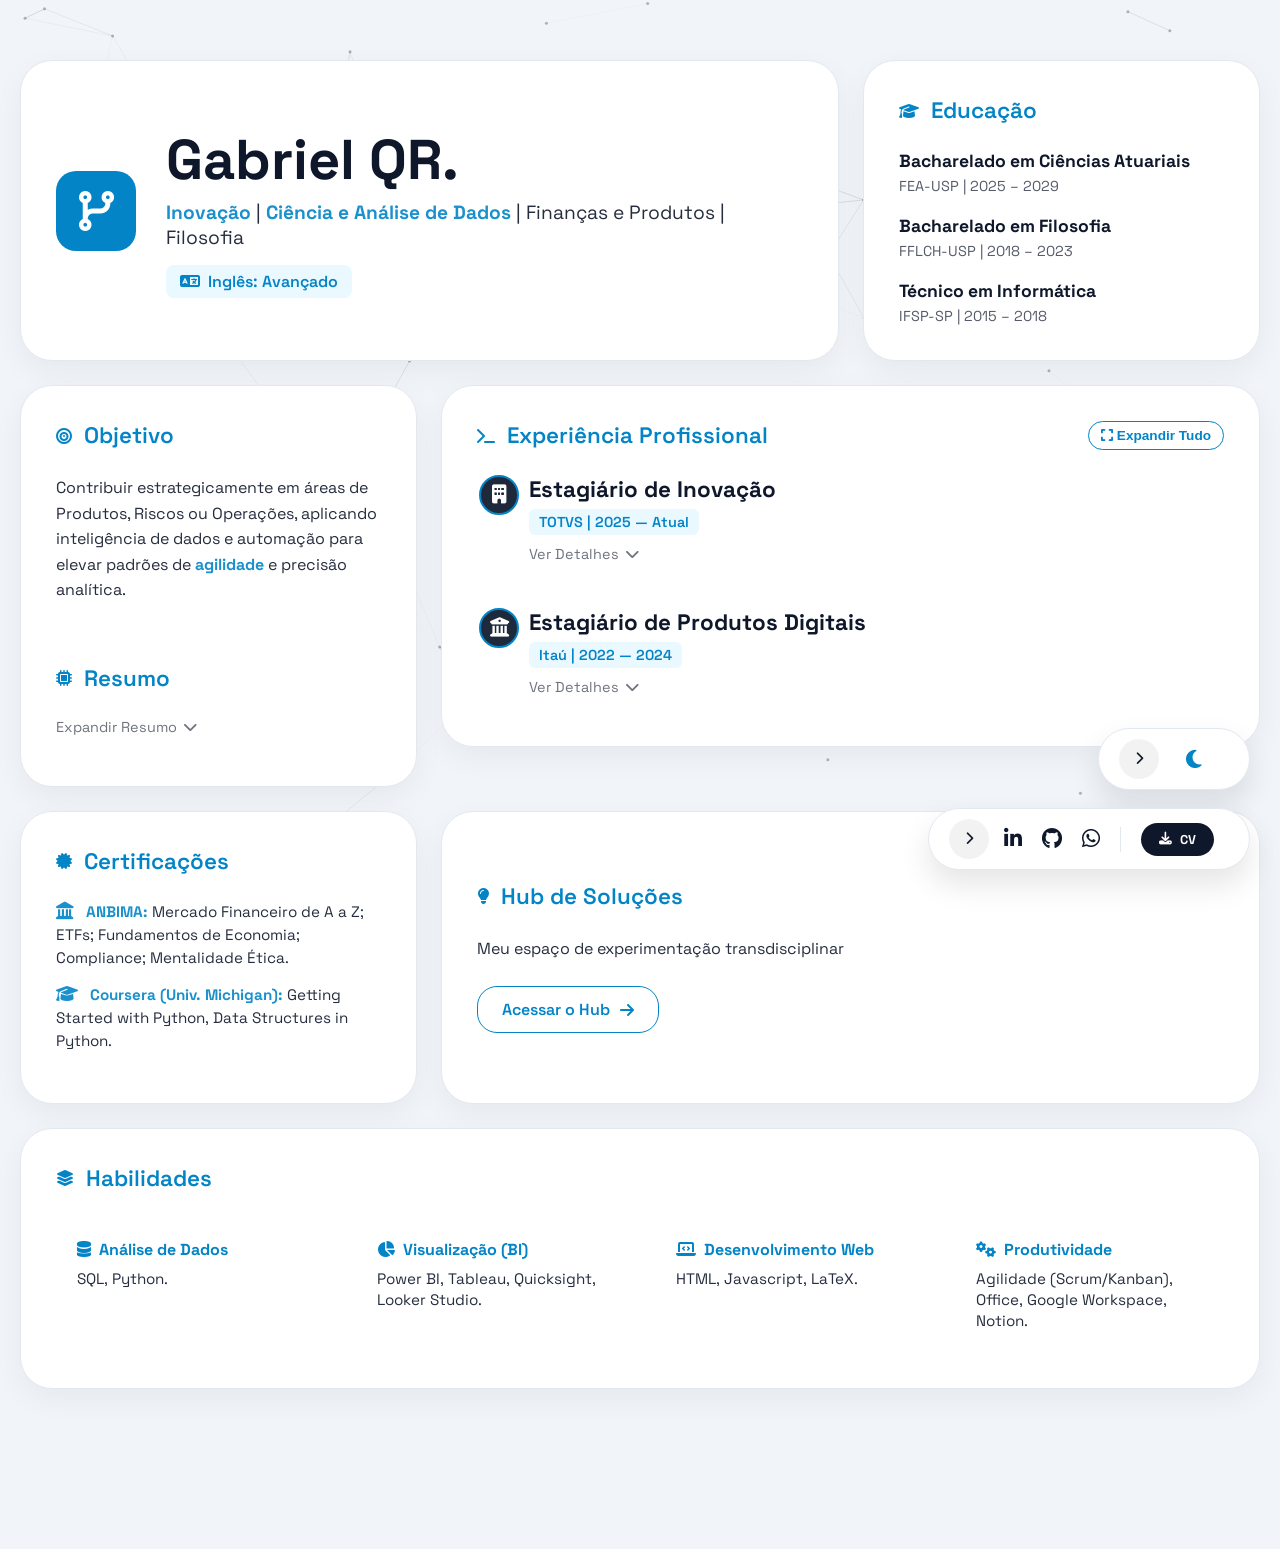
<file: index.html>
<!DOCTYPE html>
<html lang="pt-BR">

<head>
    <meta charset="UTF-8">
    <meta name="viewport" content="width=device-width, initial-scale=1.0">
    <title>nexus_page | gabriel_qr </title>
    <link rel="preconnect" href="https://fonts.googleapis.com">
    <link rel="preconnect" href="https://fonts.gstatic.com" crossorigin>
    <link href="https://fonts.googleapis.com/css2?family=Space+Grotesk:wght@300;400;600;700&display=swap"
        rel="stylesheet">
    <link rel="stylesheet" href="https://cdnjs.cloudflare.com/ajax/libs/font-awesome/6.5.1/css/all.min.css">
    <link rel="stylesheet" href="style.css">
</head>

<body>
    <canvas id="networkBg"></canvas>

    <main class="portfolio-layout">

        <!-- HEADER HERO (12 Colunas) -->
        <header class="bento-card hero-card">
            <div class="hero-icon-container">
                <i class="fa-solid fa-code-branch profile-icon"></i>
            </div>
            <div class="hero-content">
                <h1>Gabriel QR.</h1>
                <h2><span class="highlight">Inovação</span> | <span class="highlight">Ciência e Análise de Dados</span> |
                    Finanças e Produtos | Filosofia</h2>
                <div class="lang-info">
                    <i class="fa-solid fa-language"></i> Inglês: Avançado
                </div>
            </div>
        </header>

        <article class="bento-card edu-card">
            <div class="card-title-icon">
                <i class="fa-solid fa-graduation-cap"></i>
                <h3>Educação</h3>
            </div>
            <div class="edu-info">
                <div class="edu-item">
                    <strong>Bacharelado em Ciências Atuariais</strong>
                    <p>FEA-USP | 2025 – 2029</p>
                </div>
                <div class="edu-item">
                    <strong>Bacharelado em Filosofia</strong>
                    <p>FFLCH-USP | 2018 – 2023</p>
                </div>
                <div class="edu-item">
                    <strong>Técnico em Informática</strong>
                    <p>IFSP-SP | 2015 – 2018</p>
                </div>
            </div>
        </article>

        <!-- SIDEBAR (4 Colunas) -->
        <aside class="sidebar">
            <article class="bento-card about-card">
                <div class="card-title-icon">
                    <i class="fa-solid fa-bullseye"></i>
                    <h3>Objetivo</h3>
                </div>
                <p>Contribuir estrategicamente em áreas de Produtos, Riscos ou Operações, aplicando inteligência de
                    dados e automação para elevar padrões de <span class="highlight">agilidade</span> e precisão
                    analítica.</p>

                <hr class="card-divider">

                <div class="card-title-icon">
                    <i class="fa-solid fa-microchip"></i>
                    <h3>Resumo</h3>
                </div>
                <button class="expand-btn" id="btnExpandResumo">Expandir Resumo <i
                        class="fa-solid fa-chevron-down"></i></button>
                <div class="resumo-details" id="resumoDetails">
                    <p>Analista multidisciplinar pela USP (<span class="highlight">Ciências Atuariais</span> e
                        Filosofia)
                        com foco em transformar dados e tecnologia em eficiência organizacional. Com mais de dois anos
                        de
                        experiência em produtos digitais e inovação financeira, utilizo <span
                            class="highlight">SQL</span>,
                        <span class="highlight">Power BI</span> e <span class="highlight">Python</span> para converter
                        fluxos complexos em soluções ágeis e de alta precisão. Minha atuação é pautada por uma visão de
                        produto e pensamento crítico, integrando IA Generativa e metodologias ágeis para acelerar a
                        entrega
                        de valor estratégico. Especialista em construir soluções sustentáveis que unem o rigor da gestão
                        de
                        riscos à automação, sempre com foco na integridade dos processos e no impacto real de negócio.
                    </p>
                </div>
            </article>



        </aside>

        <!-- MAIN CONTENT (8 Colunas) -->
        <section class="main-content">
            <article class="bento-card exp-card">
                <div class="card-title-header-row">
                    <div class="card-title-icon">
                        <i class="fa-solid fa-terminal"></i>
                        <h3>Experiência Profissional</h3>
                    </div>
                    <button id="expandAllExp" class="global-action-btn"><i class="fa-solid fa-expand"></i> Expandir
                        Tudo</button>
                </div>

                <div class="timeline">
                    <!-- Item TOTVS -->
                    <div class="timeline-item">
                        <div class="timeline-icon">
                            <i class="fa-solid fa-building"></i>
                        </div>
                        <div class="timeline-content">
                            <h4>Estagiário de Inovação</h4>
                            <span class="date">TOTVS | 2025 — Atual</span>
                            <button class="expand-btn">Ver Detalhes <i class="fa-solid fa-chevron-down"></i></button>
                            <div class="timeline-details">
                                <ul>
                                    <li>Desenvolvimento de dashboards estratégicos para monitoramento de indicadores
                                        financeiros e de auditoria, convertendo dados brutos em inteligência de suporte
                                        à decisão.</li>
                                    <li>Estruturação de documentação técnica e implementação de automações de fluxos,
                                        resultando na <span class="highlight">otimização de processos</span> internos e
                                        ganho de produtividade para a equipe.</li>
                                    <li>Engenharia de Prompts e implementação de GEMs (Gemini) voltados à resolução de
                                        problemas complexos e suporte à documentação, integrando <span
                                            class="highlight">IA generativa</span> ao fluxo de trabalho corporativo.
                                    </li>
                                    <li>Participação ativa em reuniões de alinhamento estratégico, colaborando com
                                        equipes multidisciplinares para o cumprimento de metas e diretrizes de inovação.
                                    </li>
                                </ul>
                            </div>
                        </div>
                    </div>

                    <!-- Item Itaú -->
                    <div class="timeline-item">
                        <div class="timeline-icon">
                            <i class="fa-solid fa-building-columns"></i>
                        </div>
                        <div class="timeline-content">
                            <h4>Estagiário de Produtos Digitais</h4>
                            <span class="date">Itaú | 2022 — 2024</span>
                            <button class="expand-btn">Ver Detalhes <i class="fa-solid fa-chevron-down"></i></button>
                            <div class="timeline-details">
                                <ul>
                                    <li>Levantamento e análise de necessidades dos usuários, com participação no desenho
                                        funcional de soluções e suporte nas fases de implementação.</li>
                                    <li>Priorização e detalhamento de histórias de usuário em conjunto com a squad,
                                        contribuindo ativamente para o refinamento do backlog ágil.</li>
                                    <li>Interface com equipes técnicas e de negócios, facilitando a comunicação entre
                                        áreas de desenvolvimento e operação.</li>
                                    <li>Manipulação e análise de dados para construção de dashboards internos de
                                        performance e acompanhamento de indicadores, utilizando <span
                                            class="highlight">Power BI</span> e <span class="highlight">SQL</span>.</li>
                                </ul>
                            </div>
                        </div>
                    </div>
                </div>
            </article>

        </section>

        <article class="bento-card cert-card">
            <div class="card-title-icon">
                <i class="fa-solid fa-certificate"></i>
                <h3>Certificações</h3>
            </div>
            <ul class="extra-list">
                <li><i class="fa-solid fa-landmark cert-icon"></i> <strong>ANBIMA:</strong> Mercado Financeiro de A a Z;
                    ETFs; Fundamentos de Economia; Compliance; Mentalidade Ética.</li>
                <li><i class="fa-solid fa-graduation-cap cert-icon"></i> <strong>Coursera (Univ. Michigan):</strong>
                    Getting Started with Python, Data Structures in Python.</li>
            </ul>
        </article>

        <article class="bento-card projects-card">
            <div class="card-title-icon">
                <i class="fa-solid fa-lightbulb"></i>
                <h3>Hub de Soluções</h3>
            </div>

            <div class="lab-presentation">
                <p style="margin-bottom: 25px; line-height: 1.6; opacity: 0.9;">Meu espaço de experimentação
                    transdisciplinar</p>
                <a href="projetos.html" class="global-action-btn"
                    style="text-decoration: none; display: inline-flex; align-items: center; gap: 10px; font-size: 1rem; padding: 12px 24px;">
                    Acessar o Hub <i class="fa-solid fa-arrow-right"></i>
                </a>
            </div>
        </article>

        <article class="bento-card skills-card">
            <div class="card-title-icon">
                <i class="fa-solid fa-layer-group"></i>
                <h3>Habilidades</h3>
            </div>
            <div class="skills-content">
                <div class="skill-category">
                    <h4><i class="fa-solid fa-database"></i> Análise de Dados</h4>
                    <p>SQL, Python.</p>
                </div>
                <div class="skill-category">
                    <h4><i class="fa-solid fa-chart-pie"></i> Visualização (BI)</h4>
                    <p>Power BI, Tableau, Quicksight, Looker Studio.</p>
                </div>
                <div class="skill-category">
                    <h4><i class="fa-solid fa-laptop-code"></i> Desenvolvimento Web</h4>
                    <p>HTML, Javascript, LaTeX.</p>
                </div>
                <div class="skill-category">
                    <h4><i class="fa-solid fa-gears"></i> Produtividade</h4>
                    <p>Agilidade (Scrum/Kanban), Office, Google Workspace, Notion.</p>
                </div>
            </div>
        </article>

    </main>

    <nav class="action-dock" id="themeDock" style="bottom: 110px;">
        <button class="dock-toggle" id="themeDockToggle" aria-label="Toggle Theme Dock">
            <i class="fa-solid fa-chevron-right"></i>
        </button>
        <div class="dock-wrapper">
            <button id="themeToggleBtn" class="theme-toggle-btn" aria-label="Alternar Tema">
                <i class="fa-solid fa-moon"></i>
            </button>
        </div>
    </nav>

    <nav class="action-dock" id="actionDock">
        <button class="dock-toggle" id="dockToggle" aria-label="Toggle Dock">
            <i class="fa-solid fa-chevron-right"></i>
        </button>
        <div class="dock-wrapper">
            <a href="https://linkedin.com/in/gabrielqramires" target="_blank"><i
                    class="fa-brands fa-linkedin-in"></i></a>
            <a href="https://github.com/aqramires" target="_blank"><i class="fa-brands fa-github"></i></a>
            <a href="https://wa.me/5511981564181" target="_blank"><i class="fa-brands fa-whatsapp"></i></a>
            <div class="dock-sep"></div>
            <a href="cv_gabriel_qr.pdf" download class="dock-cv">
                <i class="fa-solid fa-download"></i> <span>CV</span>
            </a>
        </div>
    </nav>

    <script src="actions.js"></script>
</body>

</html>
</file>
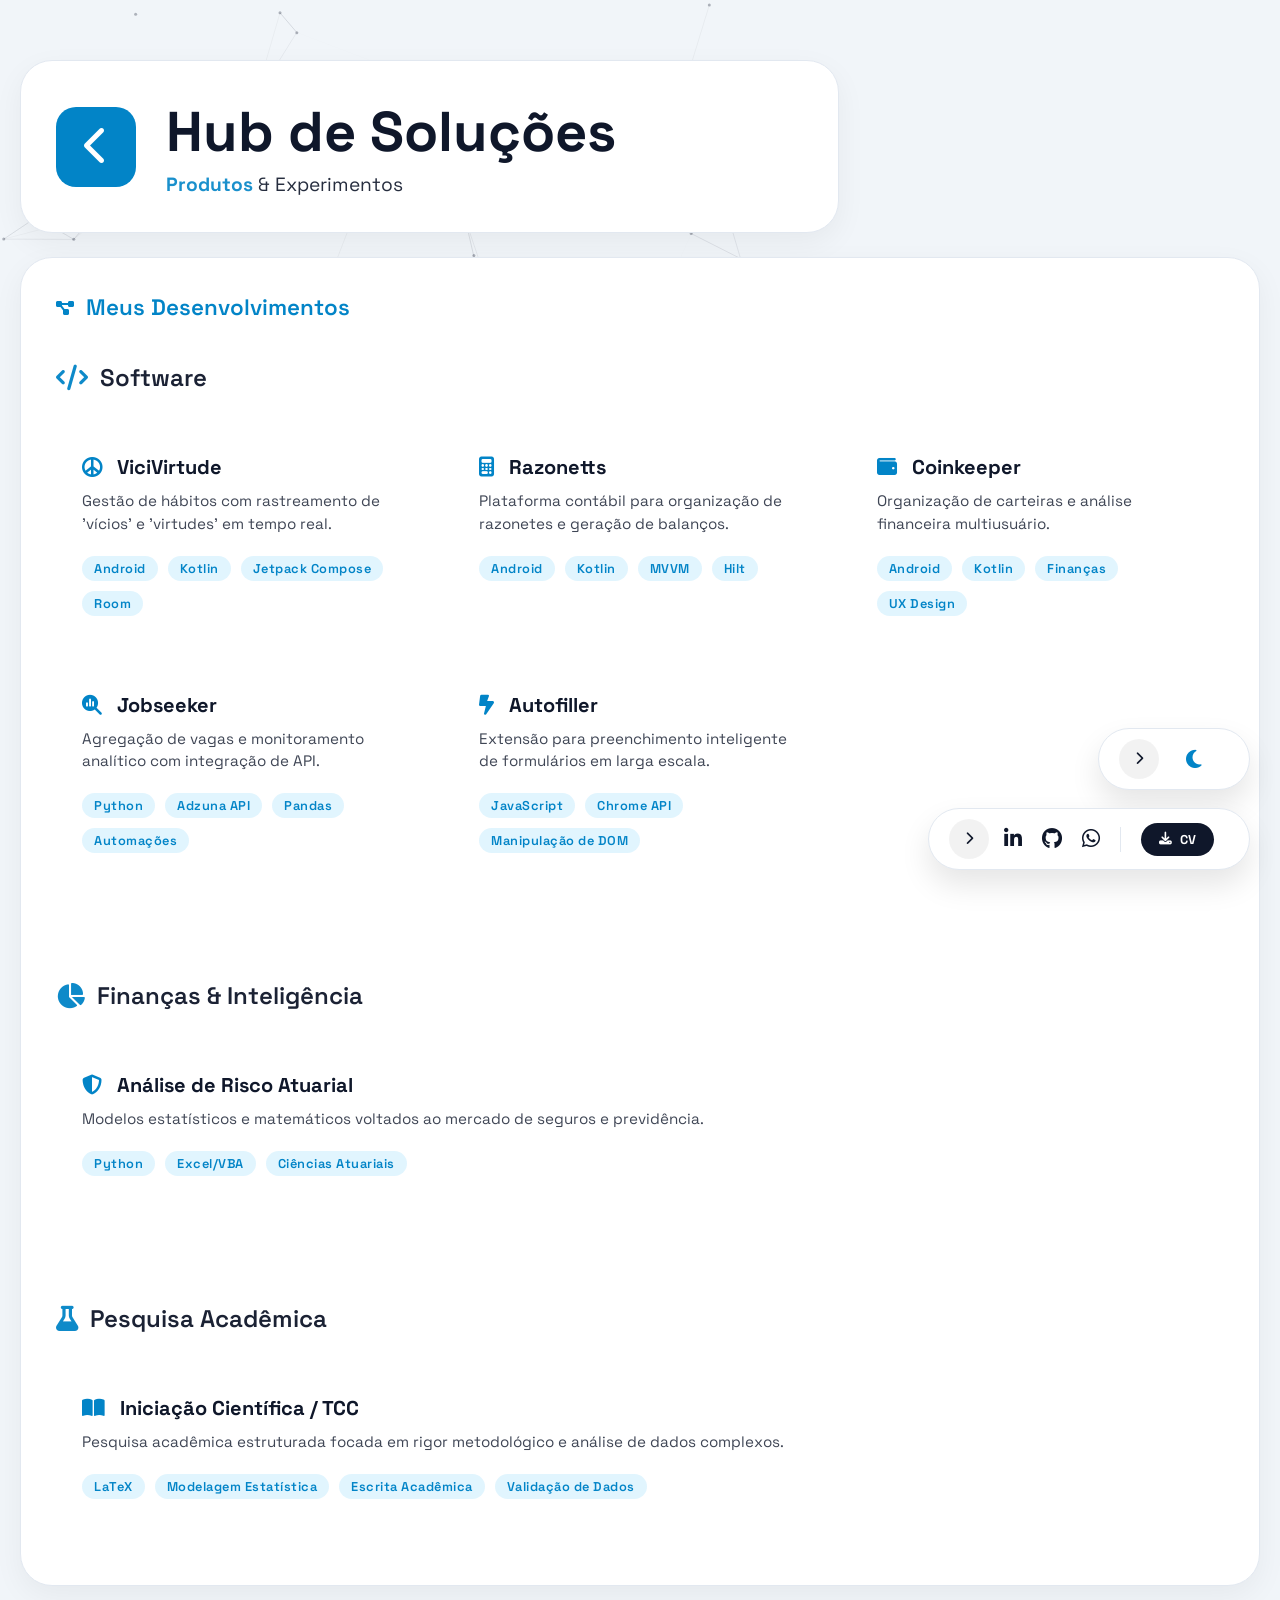
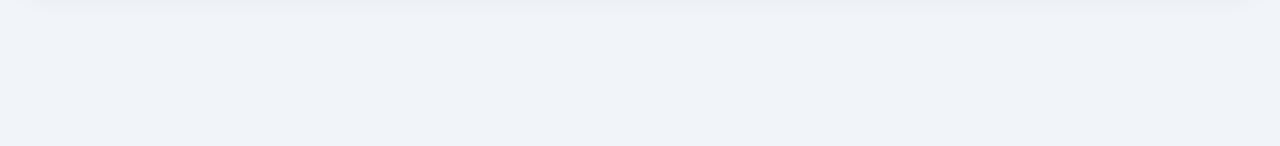
<file: projetos.html>
<!DOCTYPE html>
<html lang="pt-BR">

<head>
    <meta charset="UTF-8">
    <meta name="viewport" content="width=device-width, initial-scale=1.0">
    <title>hub de soluções | gabriel qr</title>
    <link rel="preconnect" href="https://fonts.googleapis.com">
    <link rel="preconnect" href="https://fonts.gstatic.com" crossorigin>
    <link href="https://fonts.googleapis.com/css2?family=Space+Grotesk:wght@300;400;600;700&display=swap"
        rel="stylesheet">
    <link rel="stylesheet" href="https://cdnjs.cloudflare.com/ajax/libs/font-awesome/6.5.1/css/all.min.css">
    <link rel="stylesheet" href="style.css">
    <style>
        .projects-grid-container {
            display: grid;
            grid-template-columns: repeat(auto-fit, minmax(320px, 1fr));
            gap: 24px;
            width: 100%;
        }

        .hero-icon-container a {
            color: inherit;
            text-decoration: none;
            transition: var(--transition);
        }

        .hero-icon-container a:hover {
            transform: scale(1.1);
            color: white;
        }
    </style>
</head>

<body>
    <canvas id="networkBg"></canvas>

    <main class="portfolio-layout">

        <!-- HEADER HERO (12 Colunas) -->
        <header class="bento-card hero-card">
            <div class="hero-icon-container">
                <a href="index.html" aria-label="Voltar"><i class="fa-solid fa-chevron-left"></i></a>
            </div>
            <div class="hero-content">
                <h1>Hub de Soluções</h1>
                <h2><span class="highlight">Produtos</span> & Experimentos</h2>
            </div>
        </header>

        <!-- MAIN PROJECTS CONTENT (12 Colunas) -->
        <article class="bento-card projects-card" style="grid-column: span 12;">
            <div class="card-title-icon">
                <i class="fa-solid fa-diagram-project"></i>
                <h3>Meus Desenvolvimentos</h3>
            </div>

            <!-- Cluster 1: Engenharia de Software -->
            <div class="cluster-section">
                <h4 class="cluster-title"><i class="fa-solid fa-code"></i> Software</h4>
                <div class="projects-grid-container">
                    <div class="project-module" data-modal="tpl-vicivirtude">
                        <div class="project-header">
                            <h4><i class="fa-solid fa-peace"
                                    style="color:var(--accent); margin-right:10px;"></i> ViciVirtude</h4>
                        </div>
                        <p>Gestão de hábitos com rastreamento de 'vícios' e 'virtudes' em tempo real.</p>
                        <div class="tech-badges">
                            <span class="tech-badge">Android</span>
                            <span class="tech-badge">Kotlin</span>
                            <span class="tech-badge">Jetpack Compose</span>
                            <span class="tech-badge">Room</span>
                        </div>
                    </div>

                    <div class="project-module" data-modal="tpl-razonetts">
                        <div class="project-header">
                            <h4><i class="fa-solid fa-calculator"
                                    style="color:var(--accent); margin-right:10px;"></i> Razonetts</h4>
                        </div>
                        <p>Plataforma contábil para organização de razonetes e geração de balanços.</p>
                        <div class="tech-badges">
                            <span class="tech-badge">Android</span>
                            <span class="tech-badge">Kotlin</span>
                            <span class="tech-badge">MVVM</span>
                            <span class="tech-badge">Hilt</span>
                        </div>
                    </div>

                    <div class="project-module" data-modal="tpl-coinkeeper">
                        <div class="project-header">
                            <h4><i class="fa-solid fa-wallet"
                                    style="color:var(--accent); margin-right:10px;"></i> Coinkeeper</h4>
                        </div>
                        <p>Organização de carteiras e análise financeira multiusuário.</p>
                        <div class="tech-badges">
                            <span class="tech-badge">Android</span>
                            <span class="tech-badge">Kotlin</span>
                            <span class="tech-badge">Finanças</span>
                            <span class="tech-badge">UX Design</span>
                        </div>
                    </div>

                    <div class="project-module" data-modal="tpl-jobseeker">
                        <div class="project-header">
                            <h4><i class="fa-solid fa-magnifying-glass-chart"
                                    style="color:var(--accent); margin-right:10px;"></i> Jobseeker</h4>
                        </div>
                        <p>Agregação de vagas e monitoramento analítico com integração de API.</p>
                        <div class="tech-badges">
                            <span class="tech-badge">Python</span>
                            <span class="tech-badge">Adzuna API</span>
                            <span class="tech-badge">Pandas</span>
                            <span class="tech-badge">Automações</span>
                        </div>
                    </div>

                    <div class="project-module" data-modal="tpl-autofill">
                        <div class="project-header">
                            <h4><i class="fa-solid fa-bolt-lightning"
                                    style="color:var(--accent); margin-right:10px;"></i> Autofiller</h4>
                        </div>
                        <p>Extensão para preenchimento inteligente de formulários em larga escala.</p>
                        <div class="tech-badges">
                            <span class="tech-badge">JavaScript</span>
                            <span class="tech-badge">Chrome API</span>
                            <span class="tech-badge">Manipulação de DOM</span>
                        </div>
                    </div>
                </div>
            </div>

            <hr class="card-divider">

            <!-- Cluster 2: Finanças & Inteligência -->
            <div class="cluster-section">
                <h4 class="cluster-title"><i class="fa-solid fa-chart-pie"></i> Finanças & Inteligência</h4>

                <div class="project-module">
                    <div class="project-header">
                        <h4><i class="fa-solid fa-shield-halved" style="color:var(--accent); margin-right:10px;"></i>
                            Análise de Risco Atuarial</h4>
                    </div>
                    <p>Modelos estatísticos e matemáticos voltados ao mercado de seguros e previdência.</p>
                    <div class="tech-badges">
                        <span class="tech-badge">Python</span>
                        <span class="tech-badge">Excel/VBA</span>
                        <span class="tech-badge">Ciências Atuariais</span>
                    </div>
                </div>
            </div>
            </div>

            <hr class="card-divider">

            <!-- Cluster 3: Pesquisa Acadêmica -->
            <div class="cluster-section">
                <h4 class="cluster-title"><i class="fa-solid fa-flask"></i> Pesquisa Acadêmica</h4>
                <div class="projects-grid-container">
                    <div class="project-module">
                        <div class="project-header">
                            <h4><i class="fa-solid fa-book-open" style="color:var(--accent); margin-right:10px;"></i>
                                Iniciação Científica / TCC</h4>
                        </div>
                        <p>Pesquisa acadêmica estruturada focada em rigor metodológico e análise de dados complexos.</p>
                        <div class="tech-badges">
                            <span class="tech-badge">LaTeX</span>
                            <span class="tech-badge">Modelagem Estatística</span>
                            <span class="tech-badge">Escrita Acadêmica</span>
                            <span class="tech-badge">Validação de Dados</span>
                        </div>
                    </div>
                </div>
            </div>

        </article>
    </main>

    <!-- MODAIS DE PROJETO -->
    <div class="project-modal-overlay" id="modalOverlay">
        <div class="project-modal-content">
            <button class="modal-close-btn" id="modalCloseBtn" aria-label="Fechar"><i
                    class="fa-solid fa-xmark"></i></button>
            <div id="modalBody"></div>
        </div>
    </div>

    <template id="tpl-vicivirtude">
        <div style="margin-bottom: 25px;">
            <h2 style="font-size: 2rem;"><i class="fa-solid fa-peace" style="color:var(--accent); margin-right: 15px;"></i> ViciVirtude</h2>
        </div>
        <div class="modal-section">
            <h3>O Desafio</h3>
            <p>Acompanhar hábitos exige persistência e clareza. Muitos aplicativos focam apenas no positivo, ignorando a necessidade de monitorar e reduzir hábitos negativos (vicios) de forma equilibrada.</p>
        </div>
        <div class="modal-section">
            <h3>O Impacto</h3>
            <p>Oferece uma visão dualística do comportamento do usuário, permitindo o registro imediato de eventos e visualização de streaks (sequências), promovendo o autoconhecimento e a disciplina através de lembretes inteligentes.</p>
        </div>
    </template>

    <template id="tpl-razonetts">
        <div style="margin-bottom: 25px;">
            <h2 style="font-size: 2rem;"><i class="fa-solid fa-calculator" style="color:var(--accent); margin-right: 15px;"></i> Razonetts</h2>
        </div>
        <div class="modal-section">
            <h3>O Desafio</h3>
            <p>O ensino e a prática contábil muitas vezes dependem de processos manuais lentos. Havia a carência de uma ferramenta mobile ágil para estruturar razonetes (T-accounts) e visualizar o fluxo financeiro instantaneamente.</p>
        </div>
        <div class="modal-section">
            <h3>O Impacto</h3>
            <p>Transforma a organização contábil em um processo intuitivo, permitindo a geração de relatórios detalhados e facilitando o aprendizado e a gestão de instituições através de uma interface técnica e minimalista.</p>
        </div>
    </template>

    <template id="tpl-coinkeeper">
        <div style="margin-bottom: 25px;">
            <h2 style="font-size: 2rem;"><i class="fa-solid fa-wallet" style="color:var(--accent); margin-right: 15px;"></i> Coinkeeper</h2>
        </div>
        <div class="modal-section">
            <h3>O Desafio</h3>
            <p>Gerenciar múltiplas carteiras e analisar fluxos de renda em ambientes compartilhados ou individuais pode ser caótico sem uma centralização inteligente de dados financeiros.</p>
        </div>
        <div class="modal-section">
            <h3>O Impacto</h3>
            <p>Proporciona controle financeiro absoluto através de uma interface moderna, convertendo registros cotidianos em inteligência de suporte à decisão para melhor gestão de recursos e planejamento pessoal.</p>
        </div>
    </template>

    <template id="tpl-jobseeker">
        <h2 style="margin-bottom: 20px; font-size: 1.8rem;"><i class="fa-solid fa-magnifying-glass-chart"
                style="color:var(--accent); margin-right: 15px;"></i> Jobseeker</h2>
        <div class="modal-section">
            <h3>O Desafio</h3>
            <p>A fragmentação de vagas em plataformas distintas dificultava o monitoramento e a análise quantitativa do
                mercado para carreiras específicas. Havia a necessidade de consolidar os dados e extrair insights
                analíticos de forma escalável.</p>
        </div>
        <div class="modal-section">
            <h3>O Impacto</h3>
            <p>Redução drástica no tempo gasto na busca manual de vagas, gerando um repositório centralizado que permite
                visão estratégica e exportação automatizada para acompanhamento do funil de candidaturas.</p>
        </div>
    </template>

    <template id="tpl-autofill">
        <h2 style="margin-bottom: 20px; font-size: 1.8rem;"><i class="fa-solid fa-bolt-lightning"
                style="color:var(--accent); margin-right: 15px;"></i> Autofiller</h2>
        <div class="modal-section">
            <h3>O Desafio</h3>
            <p>Processos seletivos exigem o preenchimento repetitivo de formulários extensos. A tarefa consumia tempo
                excessivo e era propensa a erros de digitação.</p>
        </div>
        <div class="modal-section">
            <h3>O Impacto</h3>
            <p>Acelerou o tempo de candidatura em mais de 90% (de minutos para instantes), aumentando drasticamente o
                volume e a precisão das submissões diárias.</p>
        </div>
    </template>

    <nav class="action-dock" id="themeDock" style="bottom: 110px;">
        <button class="dock-toggle" id="themeDockToggle" aria-label="Toggle Theme Dock">
            <i class="fa-solid fa-chevron-right"></i>
        </button>
        <div class="dock-wrapper">
            <button id="themeToggleBtn" class="theme-toggle-btn" aria-label="Alternar Tema">
                <i class="fa-solid fa-moon"></i>
            </button>
        </div>
    </nav>

    <nav class="action-dock" id="actionDock">
        <button class="dock-toggle" id="dockToggle" aria-label="Toggle Dock">
            <i class="fa-solid fa-chevron-right"></i>
        </button>
        <div class="dock-wrapper">
            <a href="https://linkedin.com/in/gabrielqramires" target="_blank"><i
                    class="fa-brands fa-linkedin-in"></i></a>
            <a href="https://github.com/aqramires" target="_blank"><i class="fa-brands fa-github"></i></a>
            <a href="https://wa.me/5511981564181" target="_blank"><i class="fa-brands fa-whatsapp"></i></a>
            <div class="dock-sep"></div>
            <a href="cv_gabriel_qr.pdf" download class="dock-cv">
                <i class="fa-solid fa-download"></i> <span>CV</span>
            </a>
        </div>
    </nav>

    <script src="actions.js"></script>
</body>

</html>
</file>
<file: style.css>
:root {
    --bg-page: #f1f5f9;
    --card-bg: #ffffff;
    --card-text: #0f172a;
    --card-border: #e2e8f0;
    --accent: #0284c7;
    --navy: #0f172a;
    --navy-light: #1e293b;
    --transition: all 0.3s cubic-bezier(0.4, 0, 0.2, 1);
    --glass-opacity: 1;
}

[data-theme="dark"] {
    --bg-page: #020617;
    --card-bg: rgba(15, 23, 42, 0.85);
    --card-text: #ffffff;
    --card-border: rgba(255, 255, 255, 0.08);
    --accent: #38bdf8;
}

/* Fundo Dinâmico & Cursor */
#networkBg {
    position: fixed;
    top: 0;
    left: 0;
    width: 100vw;
    height: 100vh;
    z-index: -1;
    pointer-events: none;
}

* { margin: 0; padding: 0; box-sizing: border-box; }
body {
    font-family: 'Space Grotesk', sans-serif;
    background-color: var(--bg-page);
    color: var(--card-text);
    min-height: 100vh;
    padding: 60px 20px 160px;
    display: flex;
    justify-content: center;
    transition: background-color 0.5s ease;
}

/* ========================================= */
/* 12-COLUMN GRID SYSTEM (UX RESTRUCTURE)    */
/* ========================================= */
.portfolio-layout {
    display: grid;
    grid-template-columns: 1fr;
    gap: 24px;
    width: 100%;
    max-width: 1350px;
    align-items: stretch;
}

@media (min-width: 1024px) {
    .portfolio-layout {
        grid-template-columns: repeat(12, 1fr);
    }
    .hero-card { grid-column: span 8; }
    .edu-card { grid-column: span 4; display: flex; flex-direction: column; justify-content: center; }
    .sidebar { grid-column: span 4; }
    .main-content { grid-column: span 8; }
    .cert-card { grid-column: span 4; }
    .projects-card { grid-column: span 8; display: flex; flex-direction: column; justify-content: center; }
    .skills-card { grid-column: span 12; }
}

.sidebar, .main-content {
    display: flex;
    flex-direction: column;
    gap: 24px;
}


/* Base Bento Card Components */
.bento-card {
    background: var(--card-bg);
    backdrop-filter: blur(12px);
    -webkit-backdrop-filter: blur(12px);
    color: var(--card-text);
    border-radius: 32px;
    padding: 35px;
    text-decoration: none;
    transition: var(--transition);
    border: 1px solid var(--card-border);
    box-shadow: 0 10px 30px rgba(0, 0, 0, 0.05);
}
.bento-card:hover { 
    transform: translateY(-5px); 
    box-shadow: 0 20px 40px rgba(15, 23, 42, 0.15); 
}

/* Hero Section */
.hero-card {
    display: flex;
    align-items: center;
    gap: 30px;
}
.hero-icon-container {
    width: 80px;
    height: 80px;
    background: var(--accent);
    color: white;
    border-radius: 20px;
    display: flex;
    align-items: center;
    justify-content: center;
    font-size: 2.5rem;
    flex-shrink: 0;
}
.hero-content h1 { font-size: 3.5rem; margin-bottom: 5px; }
.hero-content h2 { font-weight: 400; font-size: 1.2rem; opacity: 0.9; }

/* Visual Highlights */
.highlight {
    color: var(--accent);
    font-weight: 700;
}
.card-divider {
    border: none;
    height: 1px;
    background: rgba(255, 255, 255, 0.1);
    margin: 30px 0;
}

.card-title-icon { 
    display: flex; 
    align-items: center; 
    gap: 12px; 
    margin-bottom: 25px; 
    color: var(--accent); 
}
.card-title-icon h3 { font-size: 1.4rem; font-weight: 600; color: inherit; }

/* Sidebar Elements */
.about-card p {
    font-size: 1rem;
    line-height: 1.6;
    opacity: 0.9;
}
.lang-info {
    margin-top: 15px;
    font-size: 1rem;
    color: var(--accent);
    display: inline-flex;
    align-items: center;
    gap: 8px;
    background: rgba(56, 189, 248, 0.1);
    padding: 6px 14px;
    border-radius: 8px;
    font-weight: 600;
}

.cert-icon { color: var(--accent); margin-right: 8px; font-size: 1.1rem; }

.resumo-details {
    max-height: 0;
    overflow: hidden;
    transition: max-height 0.5s cubic-bezier(0.4, 0, 0.2, 1), opacity 0.5s ease;
    opacity: 0;
}
.about-card.expanded .resumo-details {
    max-height: 800px;
    opacity: 1;
}

.edu-item { margin-bottom: 20px; }
.edu-item:last-child { margin-bottom: 0; }
.edu-item strong { display: block; font-size: 1.1rem; margin-bottom: 5px; }
.edu-item p { opacity: 0.7; font-size: 0.9rem; }

.skills-content {
    display: grid;
    grid-template-columns: repeat(auto-fit, minmax(250px, 1fr));
    gap: 30px;
}
.skill-category h4 { color: var(--accent); font-size: 1rem; margin-bottom: 8px; display: flex; align-items: center; gap: 8px; }
.skill-category p { font-size: 0.95rem; opacity: 0.9; line-height: 1.4; }
.skill-category { background: rgba(255,255,255,0.03); padding: 20px; border-radius: 20px; text-align: left; transition: var(--transition); border: 1px solid transparent; }
.skill-category:hover { background: rgba(255,255,255,0.06); transform: translateY(-3px); }

.extra-list { list-style: none; }
.extra-list li { margin-bottom: 15px; font-size: 0.95rem; line-height: 1.5; opacity: 0.9; }
.extra-list strong { color: var(--accent); }

/* Main Content: Vertical Timeline */
.card-title-header-row {
    display: flex;
    justify-content: space-between;
    align-items: flex-start;
}
.global-action-btn {
    background: transparent;
    color: var(--accent);
    border: 1px solid var(--accent);
    padding: 6px 12px;
    border-radius: 20px;
    font-size: 0.85rem;
    font-weight: 600;
    cursor: pointer;
    transition: var(--transition);
}
.global-action-btn:hover {
    background: var(--accent);
    color: var(--navy);
}

.timeline {
    display: flex;
    flex-direction: column;
    gap: 30px;
    margin-left: 20px;
    border-left: 2px solid rgba(255, 255, 255, 0.1);
    padding-left: 30px;
}
.timeline-item {
    position: relative;
}
.timeline-icon {
    position: absolute;
    left: -50px; /* 30px padding + 20px half width */
    top: 0;
    width: 40px;
    height: 40px;
    background: var(--navy-light);
    border: 2px solid var(--accent);
    border-radius: 50%;
    display: flex;
    align-items: center;
    justify-content: center;
    color: white;
    font-size: 1.2rem;
    z-index: 2;
}
.timeline-content h4 { font-size: 1.4rem; margin-bottom: 5px; }
.timeline-content .date { display: inline-block; font-size: 0.9rem; color: var(--accent); margin-bottom: 10px; font-weight: 600; background: rgba(56, 189, 248, 0.1); padding: 4px 10px; border-radius: 6px; }

/* Timeline Expansion Styles */
.expand-btn {
    display: flex;
    align-items: center;
    gap: 6px;
    background: none;
    border: none;
    color: var(--card-text);
    opacity: 0.6;
    font-family: inherit;
    font-size: 0.9rem;
    cursor: pointer;
    margin-bottom: 15px;
    transition: var(--transition);
}
.expand-btn:hover { opacity: 1; color: var(--accent); }
.expand-btn i { transition: transform 0.3s ease; }
.timeline-item.expanded .expand-btn i { transform: rotate(180deg); }

.timeline-details {
    max-height: 0;
    overflow: hidden;
    transition: max-height 0.5s cubic-bezier(0.4, 0, 0.2, 1), opacity 0.5s ease;
    opacity: 0;
}
.timeline-item.expanded .timeline-details {
    max-height: 1000px; /* valor grande o suficiente para o conteúdo */
    opacity: 1;
}

.timeline-content ul { list-style: none; }
.timeline-content li { font-size: 1rem; line-height: 1.6; opacity: 0.85; margin-bottom: 12px; position: relative; padding-left: 15px; }
.timeline-content li::before { content: "•"; color: var(--accent); font-weight: bold; position: absolute; left: 0; top: 0; }

/* Main Content: Project Stack */
.projects-card { /* Removed specific gradient for consistency */ }
.project-stack {
    display: flex;
    flex-direction: column;
    gap: 20px;
}

/* Cluster Titles (Projetos.html) */
.cluster-section {
    margin-bottom: 25px;
}
.cluster-title {
    font-size: 1.5rem;
    color: var(--card-text);
    margin-bottom: 35px; /* Distanciamento extra exigido */
    margin-top: 15px;
    display: flex;
    align-items: center;
    gap: 12px;
    opacity: 0.95;
    font-weight: 600;
}
.cluster-title i {
    color: var(--accent);
    font-size: 1.6rem;
}

.project-module {
    background: rgba(255, 255, 255, 0.03);
    backdrop-filter: blur(10px);
    -webkit-backdrop-filter: blur(10px);
    border: 1px solid rgba(255, 255, 255, 0.05);
    border-radius: 20px;
    padding: 25px;
    transition: var(--transition);
    cursor: pointer;
}
.project-module:hover { background: rgba(255, 255, 255, 0.08); transform: translateY(-5px); box-shadow: 0 10px 20px rgba(0,0,0,0.2); }
.project-header { display: flex; justify-content: space-between; align-items: center; margin-bottom: 10px; }

/* Deep Dive Modals */
.project-modal-overlay {
    position: fixed;
    top: 0; left: 0; width: 100vw; height: 100vh;
    background: rgba(2, 6, 23, 0.8);
    backdrop-filter: blur(8px);
    -webkit-backdrop-filter: blur(8px);
    z-index: 10000;
    display: flex;
    justify-content: center;
    align-items: center;
    opacity: 0;
    pointer-events: none;
    transition: var(--transition);
}
.project-modal-overlay.active {
    opacity: 1;
    pointer-events: all;
}
.project-modal-content {
    background: var(--bg-page);
    width: 90%;
    max-width: 700px;
    max-height: 90vh;
    overflow-y: auto;
    border-radius: 20px;
    padding: 40px;
    border: 1px solid var(--card-border);
    box-shadow: 0 25px 50px rgba(0,0,0,0.5);
    transform: translateY(30px) scale(0.95);
    transition: all 0.4s cubic-bezier(0.25, 1, 0.5, 1);
    position: relative;
    color: var(--card-text);
}
.project-modal-overlay.active .project-modal-content {
    transform: translateY(0) scale(1);
}
.modal-close-btn {
    position: absolute;
    top: 20px; right: 20px;
    background: transparent;
    border: none;
    color: var(--card-text);
    font-size: 1.5rem;
    cursor: pointer;
    transition: var(--transition);
}
.modal-close-btn:hover { color: var(--accent); transform: scale(1.1) rotate(90deg); }
.modal-section { margin-top: 25px; }
.modal-section h3 { font-size: 1.2rem; color: var(--accent); margin-bottom: 10px; display: flex; align-items: center; gap: 10px; }
.modal-section p { font-size: 1rem; line-height: 1.6; opacity: 0.85; }

.project-header h4 { font-size: 1.25rem; font-weight: 700; color: var(--card-text); }
.repo-link { color: var(--accent); font-size: 1.2rem; opacity: 0.8; transition: var(--transition); }
.repo-link:hover { opacity: 1; transform: scale(1.1); }
.project-module p { font-size: 0.95rem; line-height: 1.5; opacity: 0.8; margin-bottom: 20px; }
.tech-badges { display: flex; flex-wrap: wrap; gap: 10px; }
.tech-badge { background: rgba(56, 189, 248, 0.15); color: var(--accent); font-size: 0.8rem; font-weight: 600; padding: 4px 12px; border-radius: 20px; letter-spacing: 0.5px; }

/* Floating Action Dock */
.action-dock {
    position: fixed;
    bottom: 30px;
    right: 30px;
    display: flex;
    background: var(--card-bg);
    backdrop-filter: blur(20px);
    -webkit-backdrop-filter: blur(20px);
    border-radius: 50px;
    padding: 10px 20px;
    box-shadow: 0 15px 30px rgba(0, 0, 0, 0.1);
    z-index: 1000;
    align-items: center;
    transition: all 0.5s cubic-bezier(0.4, 0, 0.2, 1);
    border: 1px solid var(--card-border);
}

/* THEME TOGGLE BTN */
.theme-toggle-btn {
    width: 40px;
    height: 40px;
    border-radius: 50%;
    background: transparent;
    color: var(--accent);
    border: none;
    cursor: pointer;
    font-size: 1.3rem;
    display: flex;
    align-items: center;
    justify-content: center;
    transition: var(--transition);
}
.theme-toggle-btn:hover {
    transform: scale(1.1) rotate(15deg);
}
[data-theme="dark"] .theme-toggle-btn {
    background: #1e293b;
    color: #eab308;
}

.action-dock.retracted { transform: translateX(calc(100% - 40px)); }
.dock-toggle {
    background: rgba(0,0,0,0.05); border: none; color: var(--card-text);
    width: 40px; height: 40px; border-radius: 50%; cursor: pointer;
    display: flex; align-items: center; justify-content: center;
    transition: var(--transition); flex-shrink: 0;
    margin-right: 15px; /* afasta a seta dos ícones para não conflitar */
}
.dock-toggle:hover { background: rgba(255,255,255,0.15); }
.dock-toggle i { transition: transform 0.4s cubic-bezier(0.4, 0, 0.2, 1); }
.action-dock.retracted .dock-toggle i { transform: rotate(180deg); }
.dock-wrapper { display: flex; align-items: center; gap: 20px; padding-right: 15px; }
.dock-wrapper a { color: var(--card-text); font-size: 1.3rem; transition: var(--transition); text-decoration: none; }
.dock-wrapper a:hover { color: var(--accent); transform: scale(1.2); }
.dock-sep { width: 1px; height: 25px; background: var(--card-border); }
.dock-cv { background: var(--navy); color: white !important; padding: 8px 18px; border-radius: 20px; font-size: 0.8rem !important; font-weight: 700; display: flex; align-items: center; gap: 8px; }

/* Responsividade Mobile */
@media (max-width: 768px) {
    .hero-card { flex-direction: column; text-align: center; padding: 30px 20px; }
    .hero-content h1 { font-size: 2.5rem; }
    .hero-content h2 { font-size: 1rem; }
    .timeline { margin-left: 10px; padding-left: 20px; }
    .timeline-icon { left: -30px; width: 30px; height: 30px; font-size: 1rem; }
}
</file>
